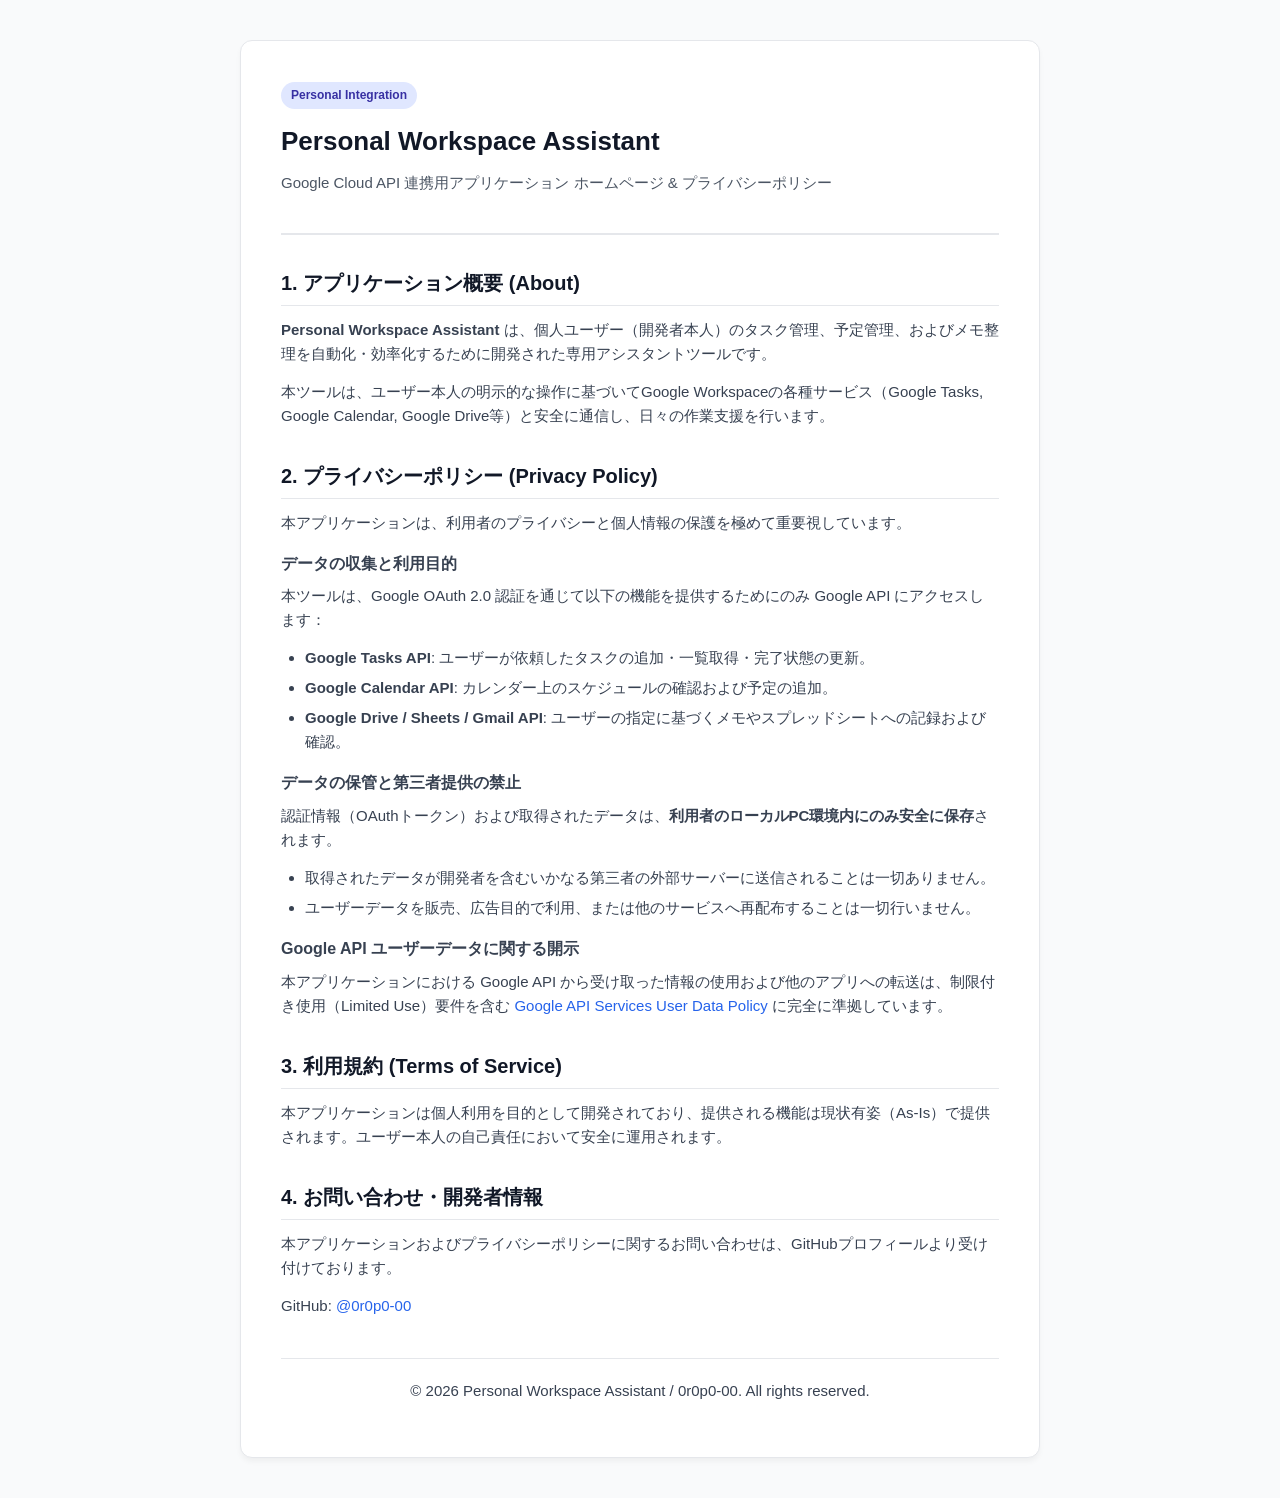
<file: index.html>
<!DOCTYPE html>
<html lang="ja">
<head>
  <meta charset="UTF-8">
  <meta name="viewport" content="width=device-width, initial-scale=1.0">
  <title>Personal Workspace Assistant - Privacy Policy & Terms</title>
  <link rel="stylesheet" href="css/style.css">
</head>
<body>
  <div class="container">
    <header>
      <span class="badge">Personal Integration</span>
      <h1>Personal Workspace Assistant</h1>
      <p class="subtitle">Google Cloud API 連携用アプリケーション ホームページ & プライバシーポリシー</p>
    </header>

    <section id="about">
      <h2>1. アプリケーション概要 (About)</h2>
      <p><strong>Personal Workspace Assistant</strong> は、個人ユーザー（開発者本人）のタスク管理、予定管理、およびメモ整理を自動化・効率化するために開発された専用アシスタントツールです。</p>
      <p>本ツールは、ユーザー本人の明示的な操作に基づいてGoogle Workspaceの各種サービス（Google Tasks, Google Calendar, Google Drive等）と安全に通信し、日々の作業支援を行います。</p>
    </section>

    <section id="privacy">
      <h2>2. プライバシーポリシー (Privacy Policy)</h2>
      <p>本アプリケーションは、利用者のプライバシーと個人情報の保護を極めて重要視しています。</p>
      <h3>データの収集と利用目的</h3>
      <p>本ツールは、Google OAuth 2.0 認証を通じて以下の機能を提供するためにのみ Google API にアクセスします：</p>
      <ul>
        <li><strong>Google Tasks API</strong>: ユーザーが依頼したタスクの追加・一覧取得・完了状態の更新。</li>
        <li><strong>Google Calendar API</strong>: カレンダー上のスケジュールの確認および予定の追加。</li>
        <li><strong>Google Drive / Sheets / Gmail API</strong>: ユーザーの指定に基づくメモやスプレッドシートへの記録および確認。</li>
      </ul>
      <h3>データの保管と第三者提供の禁止</h3>
      <p>認証情報（OAuthトークン）および取得されたデータは、<strong>利用者のローカルPC環境内にのみ安全に保存</strong>されます。</p>
      <ul>
        <li>取得されたデータが開発者を含むいかなる第三者の外部サーバーに送信されることは一切ありません。</li>
        <li>ユーザーデータを販売、広告目的で利用、または他のサービスへ再配布することは一切行いません。</li>
      </ul>
      <h3>Google API ユーザーデータに関する開示</h3>
      <p>本アプリケーションにおける Google API から受け取った情報の使用および他のアプリへの転送は、制限付き使用（Limited Use）要件を含む <a href="https://developers.google.com/terms/api-services-user-data-policy" target="_blank" rel="noopener noreferrer">Google API Services User Data Policy</a> に完全に準拠しています。</p>
    </section>

    <section id="terms">
      <h2>3. 利用規約 (Terms of Service)</h2>
      <p>本アプリケーションは個人利用を目的として開発されており、提供される機能は現状有姿（As-Is）で提供されます。ユーザー本人の自己責任において安全に運用されます。</p>
    </section>

    <section id="contact">
      <h2>4. お問い合わせ・開発者情報</h2>
      <p>本アプリケーションおよびプライバシーポリシーに関するお問い合わせは、GitHubプロフィールより受け付けております。</p>
      <p>GitHub: <a href="https://github.com/0r0p0-00" target="_blank" rel="noopener noreferrer">@0r0p0-00</a></p>
    </section>

    <footer>
      <p>&copy; 2026 Personal Workspace Assistant / 0r0p0-00. All rights reserved.</p>
    </footer>
  </div>
</body>
</html>
</file>
<file: css/style.css>
:root {
  --primary: #2563eb;
  --text: #1f2937;
  --text-muted: #4b5563;
  --bg: #f9fafb;
  --card-bg: #ffffff;
  --border: #e5e7eb;
}
* { box-sizing: border-box; margin: 0; padding: 0; }
body {
  font-family: -apple-system, BlinkMacSystemFont, "Segoe UI", Roboto, "Helvetica Neue", Arial, sans-serif;
  line-height: 1.6;
  color: var(--text);
  background-color: var(--bg);
  padding: 40px 20px;
}
.container {
  max-width: 800px;
  margin: 0 auto;
  background: var(--card-bg);
  padding: 40px;
  border-radius: 12px;
  box-shadow: 0 4px 6px -1px rgba(0, 0, 0, 0.05);
  border: 1px solid var(--border);
}
header { border-bottom: 2px solid var(--border); padding-bottom: 24px; margin-bottom: 32px; }
h1 { font-size: 26px; color: #111827; margin-bottom: 8px; }
.subtitle { font-size: 15px; color: var(--text-muted); }
section { margin-bottom: 32px; }
h2 { font-size: 20px; color: #111827; margin-bottom: 12px; padding-bottom: 6px; border-bottom: 1px solid var(--border); }
h3 { font-size: 16px; margin: 16px 0 8px; color: #374151; }
p, ul { margin-bottom: 14px; font-size: 15px; color: #374151; }
ul { padding-left: 24px; }
li { margin-bottom: 6px; }
.badge {
  display: inline-block;
  background: #e0e7ff;
  color: #3730a3;
  padding: 4px 10px;
  border-radius: 9999px;
  font-size: 12px;
  font-weight: 600;
  margin-bottom: 12px;
}
footer { border-top: 1px solid var(--border); padding-top: 20px; margin-top: 40px; font-size: 13px; color: var(--text-muted); text-align: center; }
a { color: var(--primary); text-decoration: none; }
a:hover { text-decoration: underline; }

/* 幅 480px 以下だけ。上のデスクトップ用ルールは変えない。 */
@media (max-width: 480px) {
  html {
    -webkit-text-size-adjust: 100%;
    text-size-adjust: 100%;
  }
  body {
    padding: 12px;
    overflow-wrap: break-word;
  }
  .container {
    padding: 20px 16px;
  }
  header {
    padding-bottom: 16px;
    margin-bottom: 20px;
  }
  h1 {
    font-size: 24px;
    line-height: 1.35;
  }
  h2 { font-size: 18px; }
  .subtitle,
  p,
  ul,
  li {
    font-size: 16px;
    line-height: 1.75;
  }
  section { margin-bottom: 24px; }
  ul { padding-left: 1.25em; }
  footer {
    margin-top: 28px;
    padding-top: 16px;
  }
  a {
    /* 行の高さは変えず、上下の余白だけタップ範囲を広げる。 */
    padding-block: 12px;
    text-decoration: underline;
    text-underline-offset: 0.18em;
    touch-action: manipulation;
  }
  img,
  svg,
  video,
  canvas {
    max-width: 100%;
    height: auto;
  }
  code {
    overflow-wrap: anywhere;
  }
  pre,
  table {
    display: block;
    max-width: 100%;
    overflow-x: auto;
    -webkit-overflow-scrolling: touch;
  }
}
</file>
